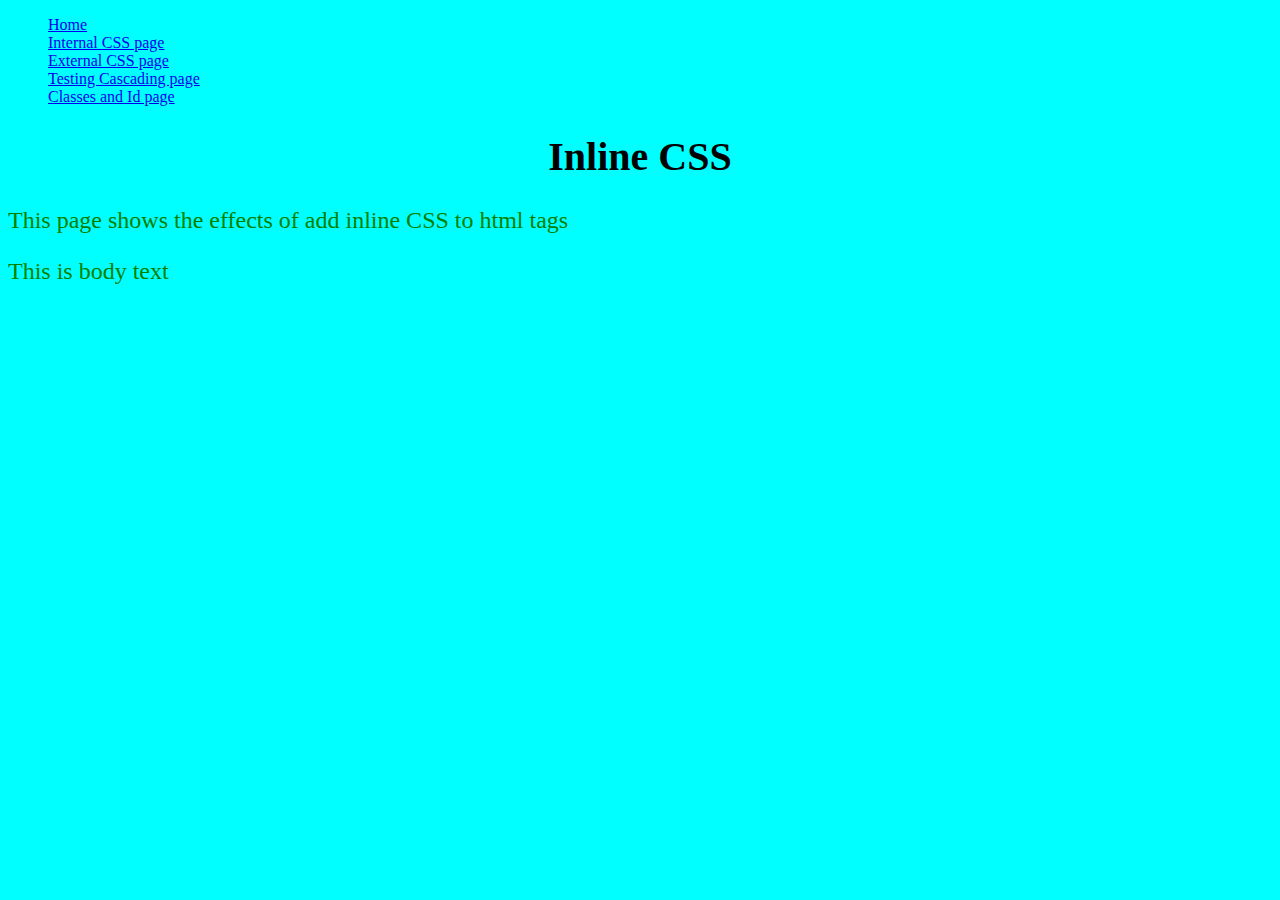
<file: index.html>
<!DOCTYPE html>
<html lang="en">
  <head>
    <meta charset="UTF-8" />
    <meta name="viewport" content="width=device-width, initial-scale=1.0" />
    <title>inline CSS</title>
  </head>
  <body style="background-color: cyan">
    <nav>
      <ul style="list-style: none">
        <li><a href="index.html">Home</a></li>
        <li><a href="internal-css.html">Internal CSS page</a></li>
        <li><a href="external-css.html">External CSS page</a></li>
        <li><a href="testing-cascading.html">Testing Cascading page</a></li>
        <li><a href="classes-and-ids.html">Classes and Id page</a></li>
      </ul>
    </nav>
    <h1 style="text-align: center; font-size: 40px">Inline CSS</h1>
    <p style="color: green; font-size: 24px">
      This page shows the effects of add inline CSS to html tags
    </p>

    <p style="color: green; font-size: 24px; overflow: scroll">
      This is body text
    </p>
  </body>
</html>
</file>
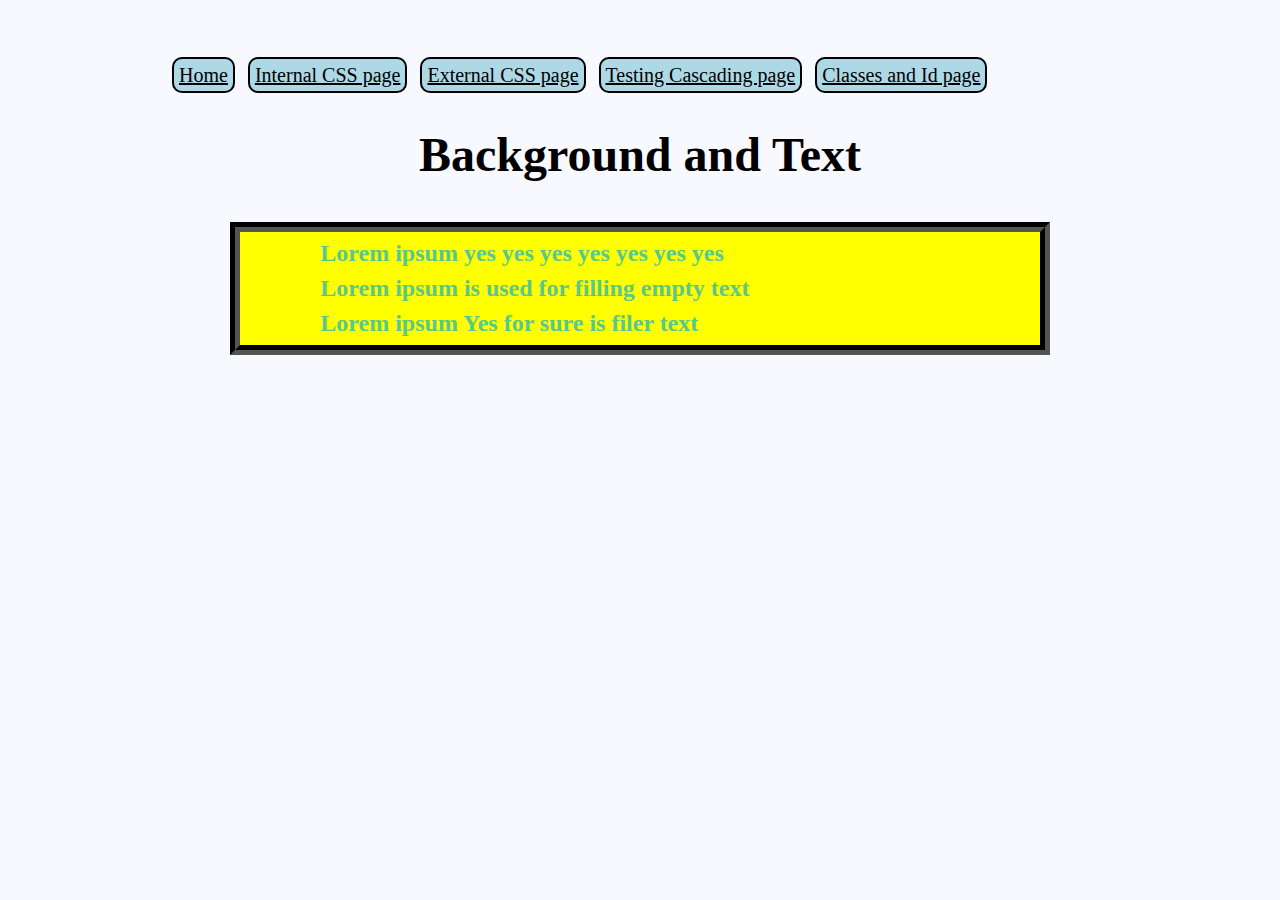
<file: Backgrounds-and-text.html>
<!DOCTYPE html>
<html lang="en">
  <head>
    <meta charset="UTF-8" />
    <meta name="viewport" content="width=device-width, initial-scale=1.0" />
    <title>Background</title>
    <link rel="stylesheet" href="css/css-pages-style.css" />
  </head>
  <body>
    <style>
      body {
        background-color: ghostwhite;
      }
      section p {
        font-weight: bold;
      }
      h2 {
        text-align: center;
        font-size: 48px;
      }
      section {
        color: #291541;
        font-size: 20px;
        background-color: yellow;
      }
      li {
        font-size: 20px;
        margin-top: 10px;
      }
      nav a {
        /* this margin increase the gap between the edges */
        margin: 4px;
        /* this padding is making the box around the text bigger */
        padding: 5px;
        /* this border makes a small black border around the box */
        border: 2px;
        border-color: black;
        border-style: solid;
        border-radius: 10px;
        background-color: lightblue;
        color: black;
      }
      a:focus:hover {
        color: white;
      }
      a:hover {
        color: white;
        background-color: black;
      }
    </style>
    <nav>
      <ul style="list-style: none">
        <li style="display: inline" id="nav-link">
          <a href="index.html">Home</a>
        </li>
        <li style="display: inline" id="nav-link">
          <a href="internal-css.html">Internal CSS page</a>
        </li>
        <li style="display: inline" id="nav-link">
          <a href="external-css.html">External CSS page</a>
        </li>
        <li style="display: inline" id="nav-link">
          <a href="testing-cascading.html">Testing Cascading page</a>
        </li>
        <li style="display: inline" id="nav-link">
          <a href="classes-and-ids.html">Classes and Id page</a>
        </li>
      </ul>
    </nav>
    <main>
      <h2>Background and Text</h2>
    </main>
    <section style="overflow: scroll">
      <p>Lorem ipsum yes yes yes yes yes yes yes</p>
      <p>Lorem ipsum is used for filling empty text</p>
      <p>Lorem ipsum Yes for sure is filer text</p>
    </section>
  </body>
</html>
</file>
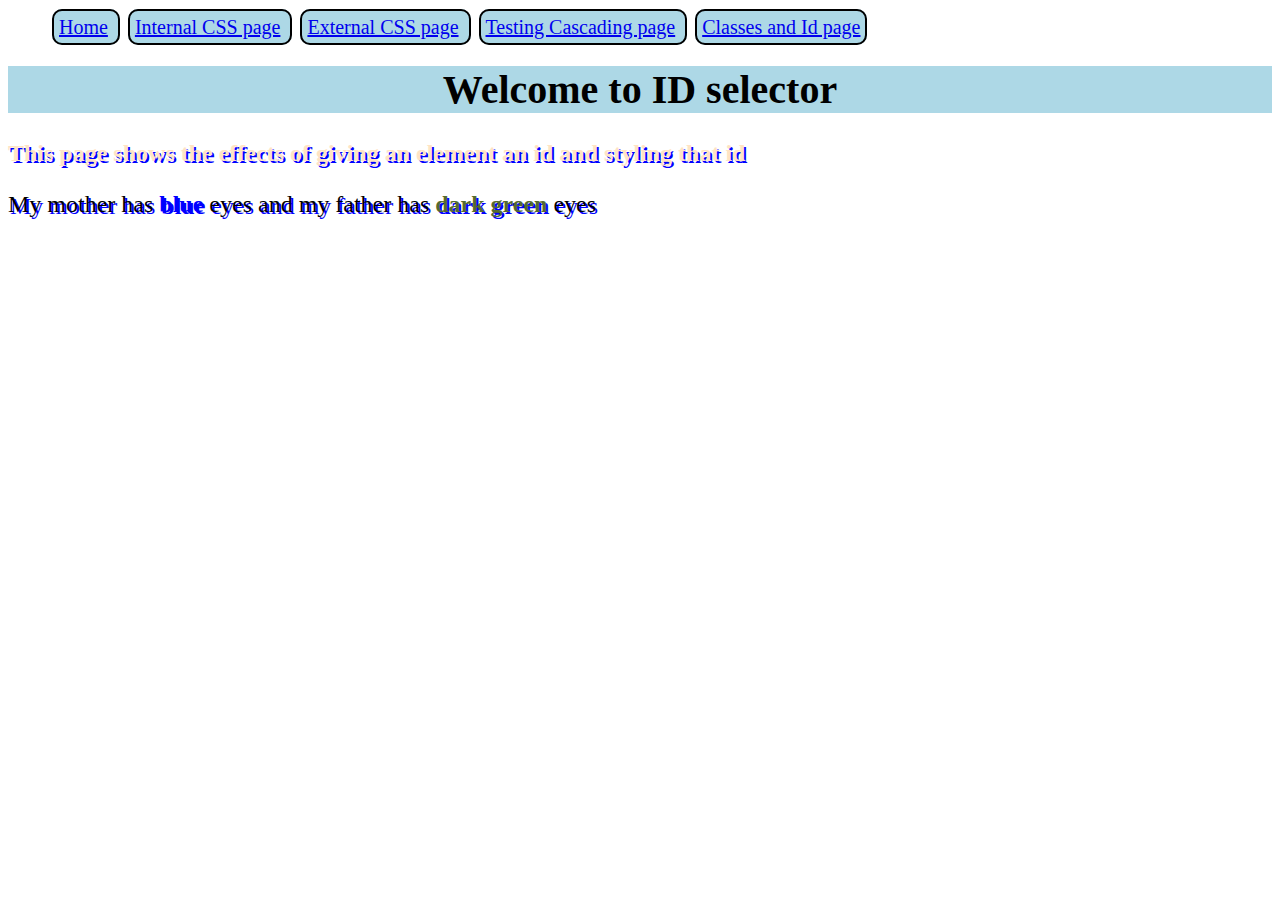
<file: classes-and-ids.html>
<!DOCTYPE html>
<html lang="en">
  <head>
    <meta charset="UTF-8" />
    <meta name="viewport" content="width=device-width, initial-scale=1.0" />
    <title>Internal Css</title>
    <style>
      p {
        text-shadow: 2px 2px blue;
        font-size: 24px;
      }
      h1 {
        text-align: center;
        font-size: 40px;
      }
      body {
        background-color: whtie;
      }
      #styled-by-id {
        font-family: Georgia, "Times New Roman", Times, serif;
        font-weight: bold;
        color: bisque;
      }
      li {
        font-size: 20px;
        margin-top: 10px;
      }
      #nav-link {
        margin: 4px;
        padding: 5px;
        border: 2px;
        border-color: black;
        border-style: solid;
        border-radius: 10px;
        background-color: lightblue;
        color: #f5f5ff;
      }
    </style>
    <!-- <link rel="stylesheet" href="your-link.css" /> -->
  </head>
  <body>
    <nav>
      <ul style="list-style: none">
        <li style="display: inline" id="nav-link">
          <a href="index.html">Home</a>
        </li>
        <li style="display: inline" id="nav-link">
          <a href="internal-css.html">Internal CSS page</a>
        </li>
        <li style="display: inline" id="nav-link">
          <a href="external-css.html">External CSS page</a>
        </li>
        <li style="display: inline" id="nav-link">
          <a href="testing-cascading.html">Testing Cascading page</a>
        </li>
        <li style="display: inline" id="nav-link">
          <a href="classes-and-ids.html">Classes and Id page</a>
        </li>
      </ul>
    </nav>

    <div style="background-color: lightblue">
      <h1>Welcome to ID selector</h1>
    </div>
    <p id="styled-by-id">
      This page shows the effects of giving an element an id and styling that id
    </p>

    <p>
      My mother has<span style="color: blue; font-weight: bold"> blue </span>
      eyes and my father has
      <span style="color: darkolivegreen; font-weight: bold"> dark green </span
      >eyes
    </p>
  </body>
</html>
</file>
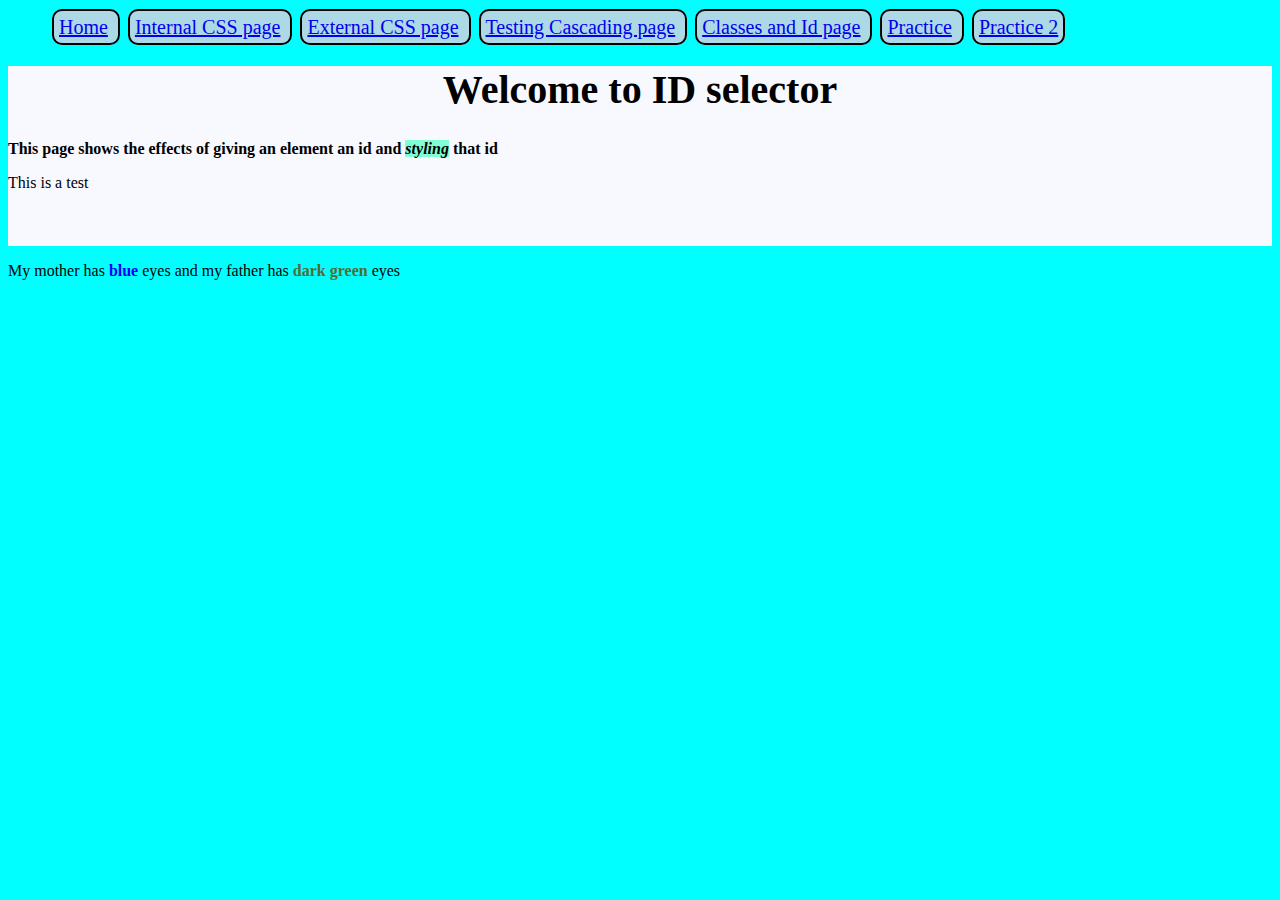
<file: div-and-span.html>
<!DOCTYPE html>
<html lang="en">
  <head>
    <meta charset="UTF-8" />
    <meta name="viewport" content="width=device-width, initial-scale=1.0" />
    <title>Internal Css</title>
    <style>
      /* p {
        color: green;
        font-size: 24px;
      } */
      h1 {
        text-align: center;
        font-size: 40px;
      }
      body {
        background-color: aqua;
      }
      #styled-by-id {
        font-family: Georgia, "Times New Roman", Times, serif;
        font-weight: bold;
      }
      li {
        font-size: 20px;
        margin-top: 10px;
      }
      #nav-link {
        margin: 4px;
        padding: 5px;
        border: 2px;
        border-color: black;
        border-style: solid;
        border-radius: 10px;
        background-color: lightblue;
        color: #f5f5ff;
      }
    </style>
    <!-- <link rel="stylesheet" href="your-link.css" /> -->
  </head>
  <body>
    <nav>
      <ul style="list-style: none">
        <li style="display: inline" id="nav-link">
          <a href="index.html">Home</a>
        </li>
        <li style="display: inline" id="nav-link">
          <a href="internal-css.html">Internal CSS page</a>
        </li>
        <li style="display: inline" id="nav-link">
          <a href="external-css.html">External CSS page</a>
        </li>
        <li style="display: inline" id="nav-link">
          <a href="testing-cascading.html">Testing Cascading page</a>
        </li>
        <li style="display: inline" id="nav-link">
          <a href="classes-and-ids.html">Classes and Id page</a>
        </li>
        <li style="display: inline" id="nav-link">
          <a href="style-practice.html">Practice</a>
        </li>

        <li style="display: inline" id="nav-link">
          <a href="style-practice2.html">Practice 2</a>
        </li>
      </ul>
    </nav>

    <div style="background-color: ghostwhite; height: 180px; width: auto">
      <h1>Welcome to ID selector</h1>

      <p id="styled-by-id">
        This page shows the effects of giving an element an id and
        <span style="background-color: aquamarine; font-style: italic"
          >styling</span
        >
        that id
      </p>
      <p>This is a test</p>
    </div>

    <p>
      My mother has<span style="color: blue; font-weight: bold"> blue </span>
      eyes and my father has
      <span style="color: darkolivegreen; font-weight: bold"> dark green </span
      >eyes
    </p>
  </body>
</html>
</file>
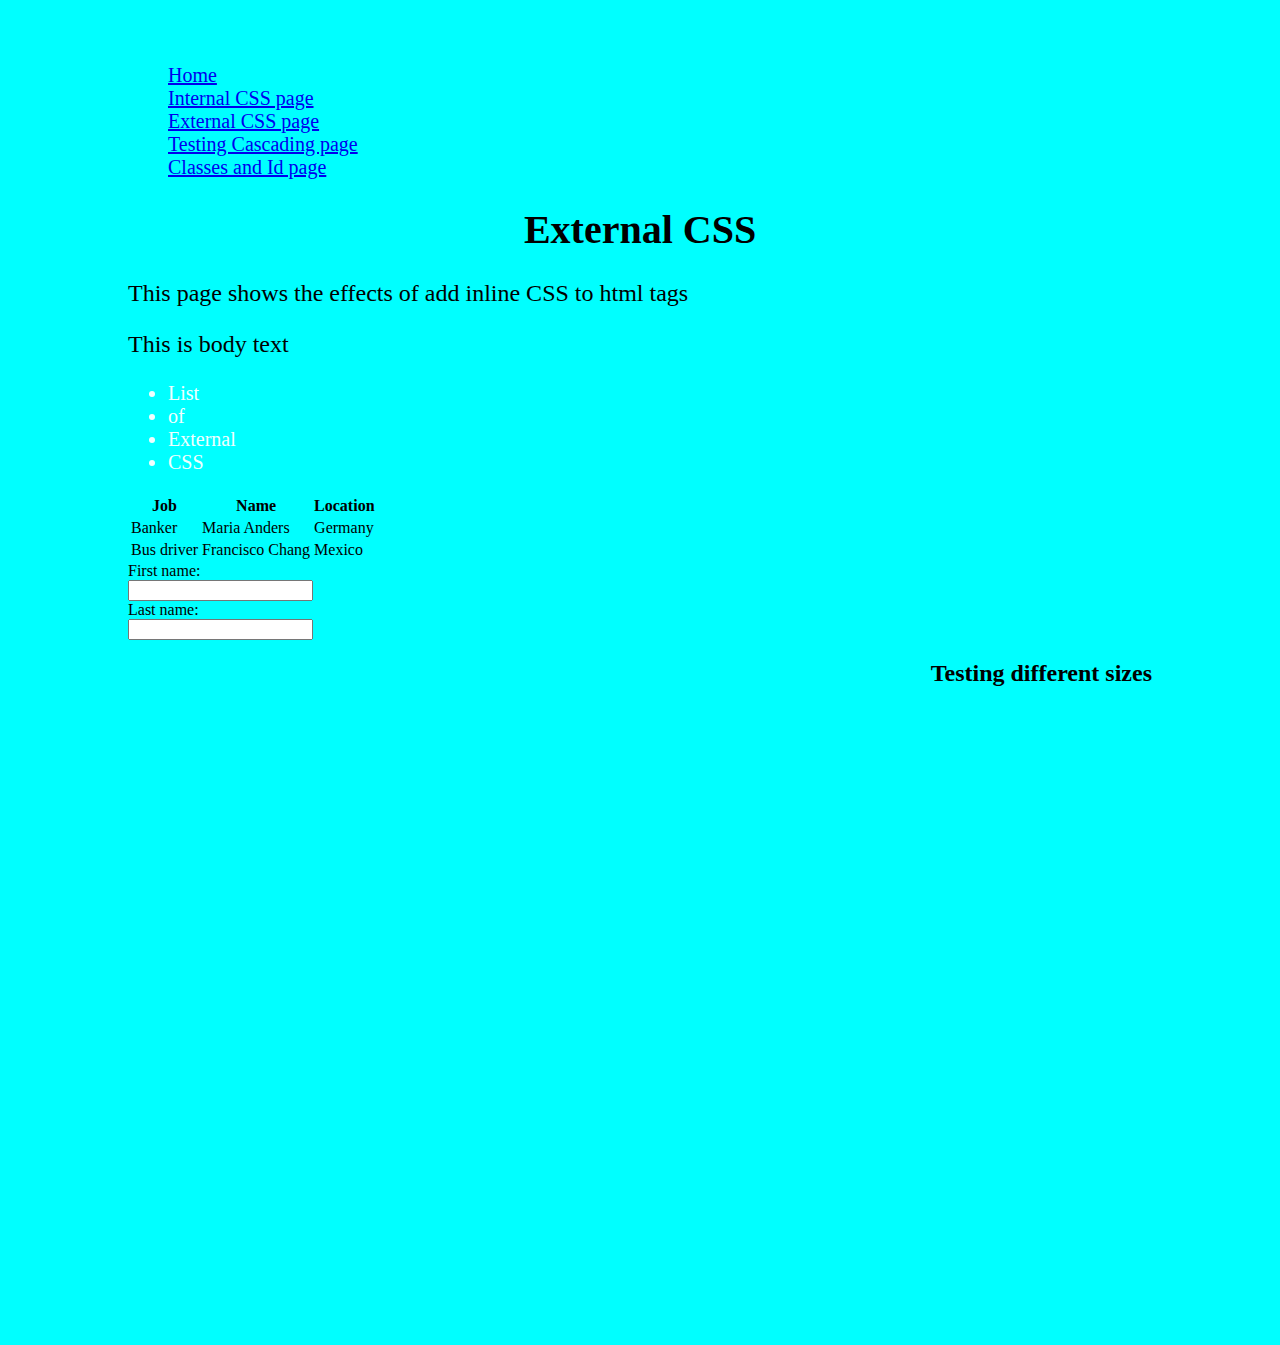
<file: external-css.html>
<!DOCTYPE html>
<html lang="en">
  <head>
    <meta charset="UTF-8" />
    <meta name="viewport" content="width=device-width, initial-scale=1.0" />
    <title>external Css</title>

    <link rel="stylesheet" href="css/css-pages-style.css" />
  </head>
  <body>
    <nav>
      <ul style="list-style: none">
        <li><a href="index.html">Home</a></li>
        <li><a href="internal-css.html">Internal CSS page</a></li>
        <li><a href="external-css.html">External CSS page</a></li>
        <li><a href="testing-cascading.html">Testing Cascading page</a></li>
        <li><a href="classes-and-ids.html">Classes and Id page</a></li>
      </ul>
    </nav>
    <h1>External CSS</h1>
    <p>This page shows the effects of add inline CSS to html tags</p>

    <p>This is body text</p>

    <ul>
      <li>List</li>
      <li>of</li>
      <li>External</li>
      <li>CSS</li>
    </ul>
    <table>
      <tr>
        <th>Job</th>
        <th>Name</th>
        <th>Location</th>
      </tr>
      <tr>
        <td>Banker</td>
        <td>Maria Anders</td>
        <td>Germany</td>
      </tr>
      <tr>
        <td>Bus driver</td>
        <td>Francisco Chang</td>
        <td>Mexico</td>
      </tr>
    </table>
    <form>
      <label for="fname">First name:</label><br />
      <input type="text" id="fname" name="fname" /><br />
      <label for="lname">Last name:</label><br />
      <input type="text" id="lname" name="lname" />
    </form>
    <h2>Testing different sizes</h2>
    <iframe
      width="560"
      height="315"
      src="https://www.youtube.com/embed/Pa_s7ogtokM?si=zTN0oetP4tjnFZ_l"
      title="YouTube video player"
      frameborder="0"
      allow="accelerometer; autoplay; clipboard-write; encrypted-media; gyroscope; picture-in-picture; web-share"
      allowfullscreen
    ></iframe>
  </body>
</html>
</file>
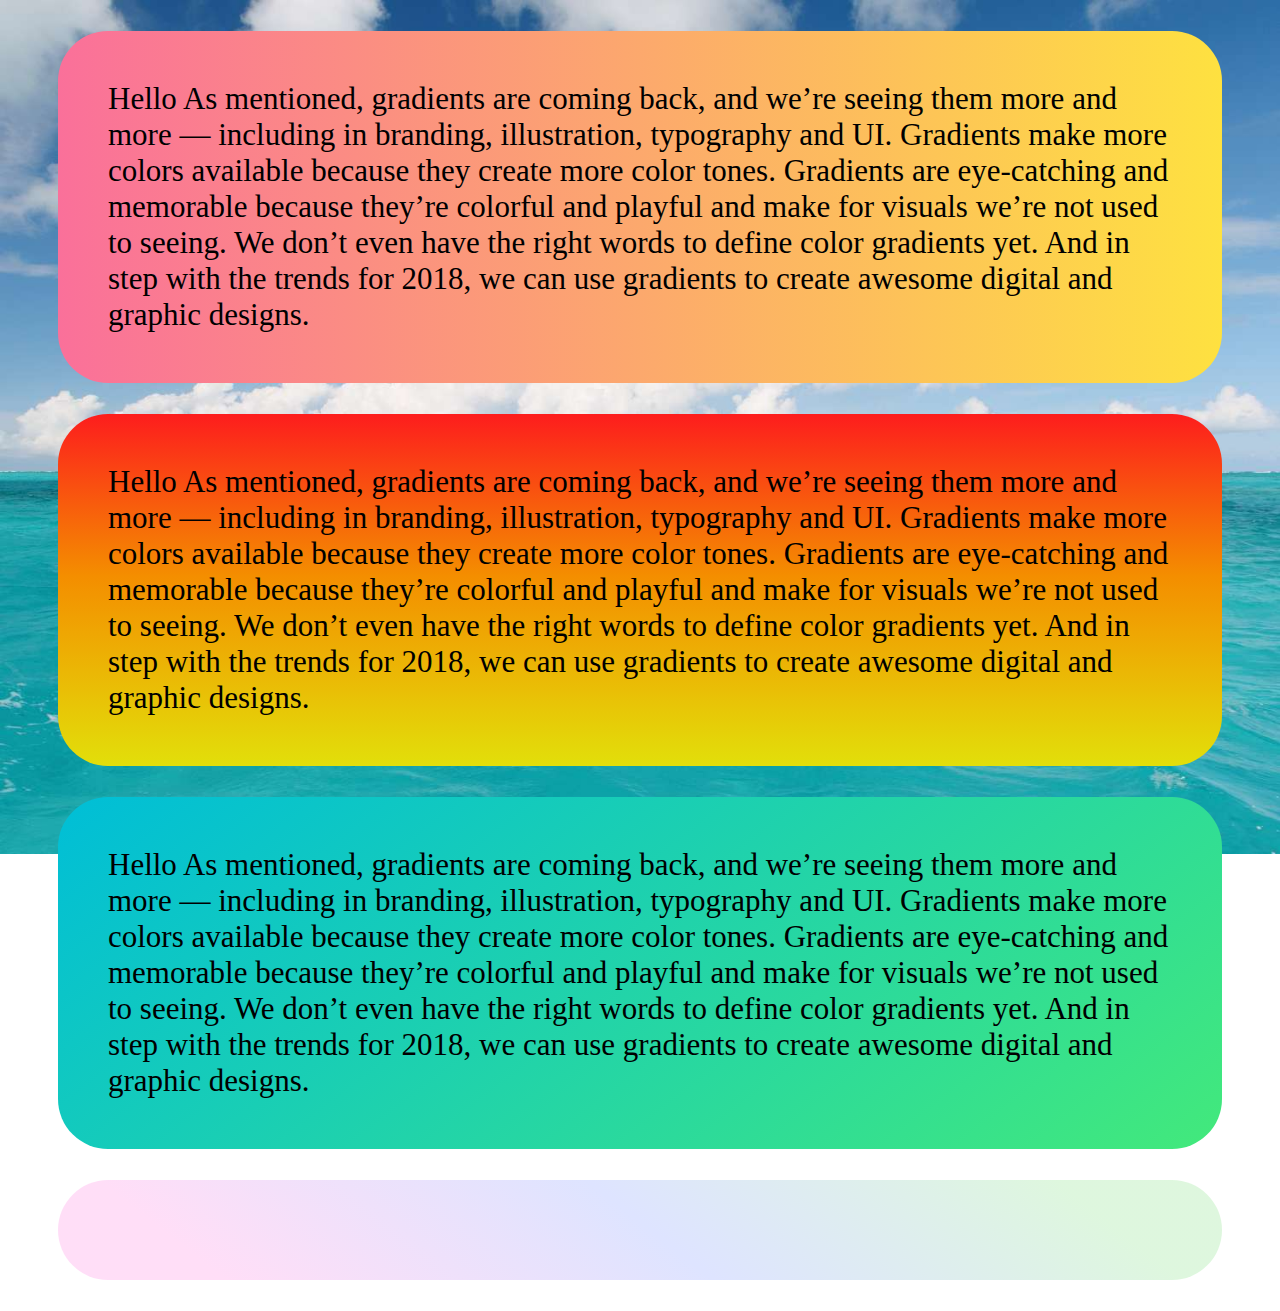
<file: gradient-practice.html>
<!DOCTYPE html>
<html lang="en">
  <head>
    <meta charset="UTF-8" />
    <meta name="viewport" content="width=device-width, initial-scale=1.0" />
    <title>Document</title>
  </head>
  <style>
    body {
      background-image: url(Ocean.jpg);
      background-size: 100%, auto;
      background-repeat: no-repeat;
      padding-left: 50px;
      padding-right: 50px;
      background-color: white;
    }
    p {
      padding: 50px;
      border-radius: 50px;
      border-width: 10px;
      font-size: 31px;
    }
  </style>
  <body>
    <div>
      <p
        style="background: linear-gradient(to right, #fa709a 0%, #fee140 100%)"
      >
        Hello As mentioned, gradients are coming back, and we’re seeing them
        more and more — including in branding, illustration, typography and UI.
        Gradients make more colors available because they create more color
        tones. Gradients are eye-catching and memorable because they’re colorful
        and playful and make for visuals we’re not used to seeing. We don’t even
        have the right words to define color gradients yet. And in step with the
        trends for 2018, we can use gradients to create awesome digital and
        graphic designs.
      </p>
      <p
        style="
          background: linear-gradient(
            0deg,
            rgba(226, 223, 10, 1) 0%,
            rgba(244, 142, 0, 1) 54%,
            rgba(253, 29, 29, 1) 100%
          );
        "
      >
        Hello As mentioned, gradients are coming back, and we’re seeing them
        more and more — including in branding, illustration, typography and UI.
        Gradients make more colors available because they create more color
        tones. Gradients are eye-catching and memorable because they’re colorful
        and playful and make for visuals we’re not used to seeing. We don’t even
        have the right words to define color gradients yet. And in step with the
        trends for 2018, we can use gradients to create awesome digital and
        graphic designs.
      </p>
      <p
        style="
          background-image: linear-gradient(-37deg, #43e97b 0%, #00bed7 100%);
        "
      >
        Hello As mentioned, gradients are coming back, and we’re seeing them
        more and more — including in branding, illustration, typography and UI.
        Gradients make more colors available because they create more color
        tones. Gradients are eye-catching and memorable because they’re colorful
        and playful and make for visuals we’re not used to seeing. We don’t even
        have the right words to define color gradients yet. And in step with the
        trends for 2018, we can use gradients to create awesome digital and
        graphic designs.
      </p>
      <p
        style="
          background: linear-gradient(
            38deg,
            rgba(255, 0, 194, 0.6475840336134453) 13%,
            rgba(0, 48, 255, 0.6503851540616247) 51%,
            rgba(1, 192, 0, 0.6475840336134453) 87%
          );
          opacity: 0.2;
        "
      ></p>
    </div>
  </body>
</html>
</file>
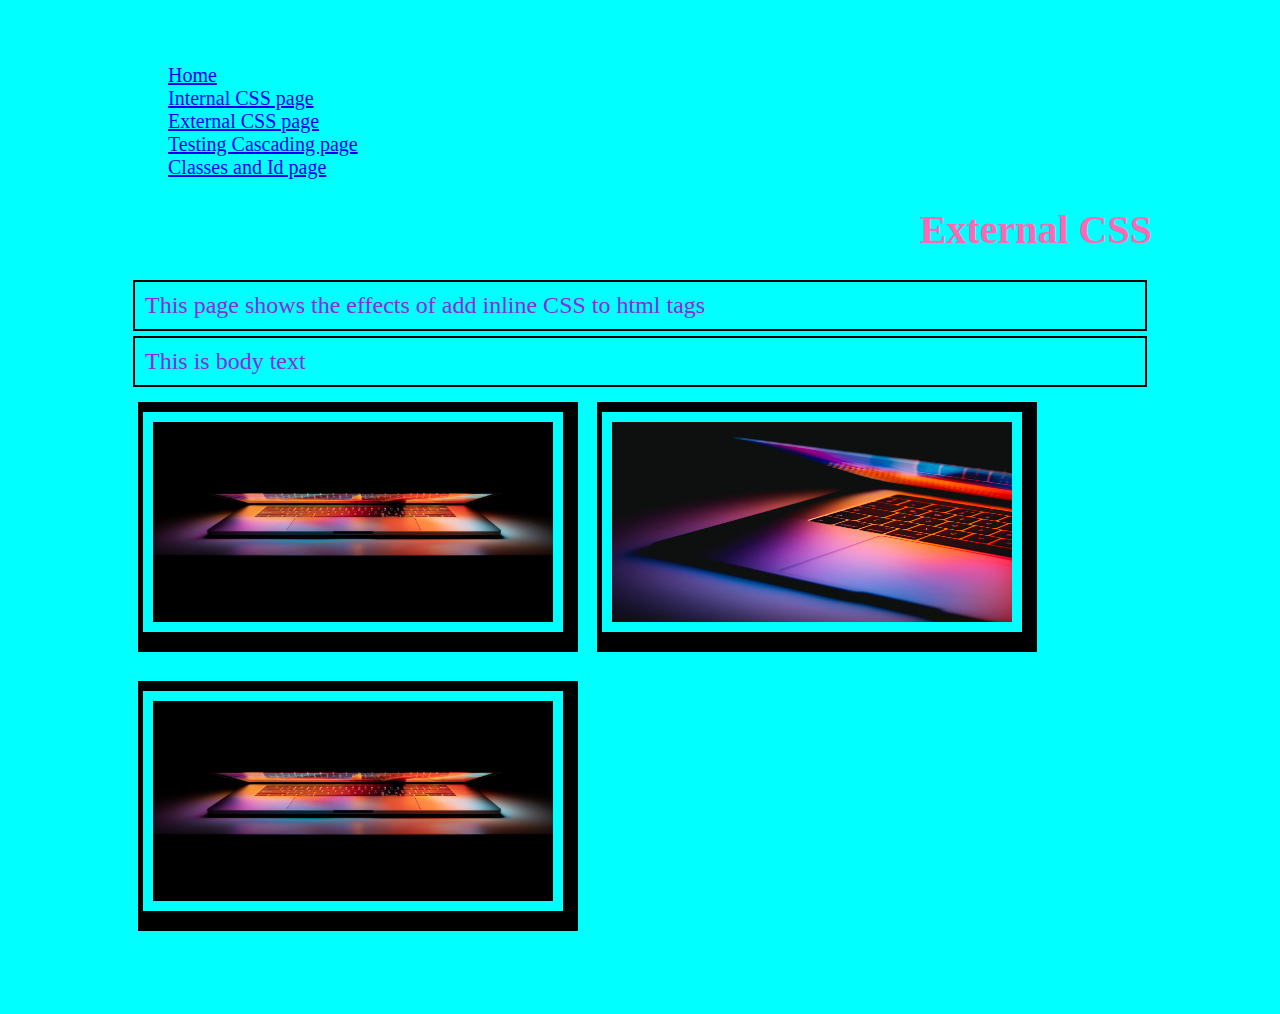
<file: testing-cascading.html>
<!DOCTYPE html>
<html lang="en">
  <head>
    <meta charset="UTF-8" />
    <meta name="viewport" content="width=device-width, initial-scale=1.0" />
    <title>external Css</title>

    <link rel="stylesheet" href="css/css-pages-style.css" />
    <style>
      p {
        color: blueviolet;
        padding: 10px;
        border: 2px black solid;
        margin: 5px;
      }
      h1 {
        text-align: right;
      }
      img {
        padding: 10px;
        margin: 10px 5px 15px 10px;
        border-width: 10px 15px 20px 5px;
        border-color: black;
        border-style: solid;
      }
    </style>
  </head>
  <body style="color: hotpink">
    <nav>
      <ul style="list-style: none">
        <li><a href="index.html">Home</a></li>
        <li><a href="internal-css.html">Internal CSS page</a></li>
        <li><a href="external-css.html">External CSS page</a></li>
        <li><a href="testing-cascading.html">Testing Cascading page</a></li>
        <li><a href="classes-and-ids.html">Classes and Id page</a></li>
      </ul>
    </nav>
    <h1>External CSS</h1>
    <p>This page shows the effects of add inline CSS to html tags</p>

    <p>This is body text</p>
    <img src="y.jpg" width="400" height="200" />
    <img src="w.jpg" width="400" height="200" />
    <img src="y.jpg" width="400" height="200" />
  </body>
</html>
</file>
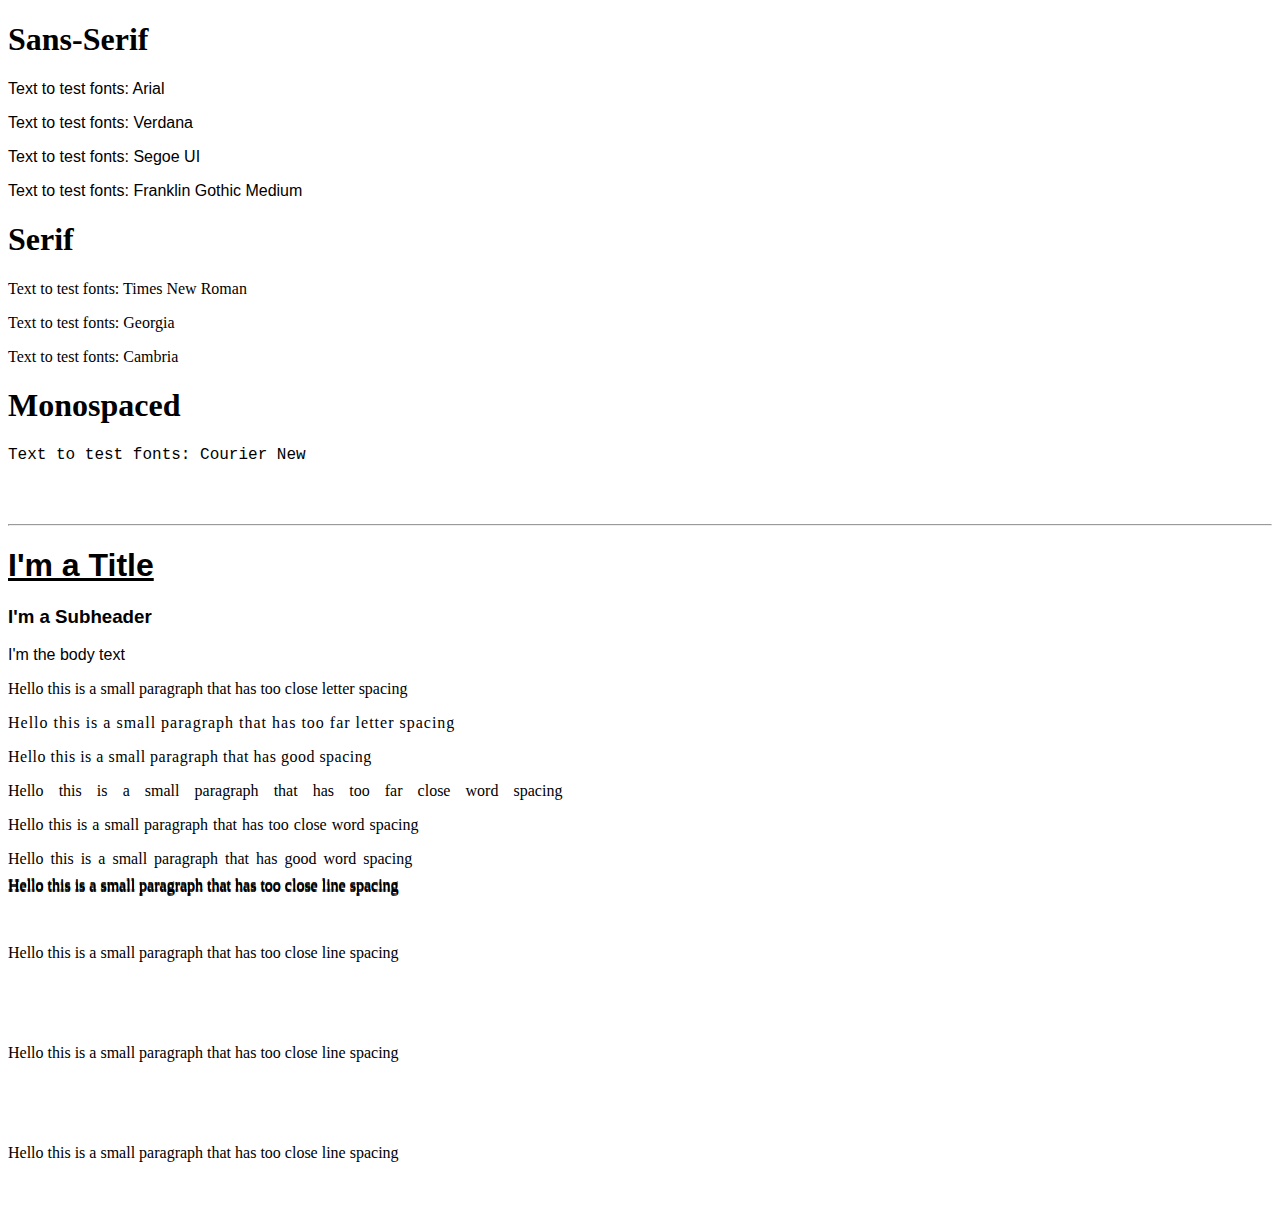
<file: Typography-test.html>
<!DOCTYPE html>
<html lang="en">
  <head>
    <meta charset="UTF-8" />
    <meta name="viewport" content="width=device-width, initial-scale=1.0" />
    <title>Document</title>
    <style>
      html {
        font-size: 62.5%;
      }
      body {
        font-size: 1.6rem;
      }
    </style>
  </head>
  <body>
    <h1>Sans-Serif</h1>
    <p style="font-family: Arial, Helvetica, sans-serif">
      Text to test fonts: Arial
    </p>
    <p style="font-family: Verdana, Geneva, Tahoma, sans-serif">
      Text to test fonts: Verdana
    </p>
    <p style="font-family: 'Segoe UI', Tahoma, Geneva, Verdana, sans-serif">
      Text to test fonts: Segoe UI
    </p>
    <p
      style="
        font-family: 'Franklin Gothic Medium', 'Arial Narrow', Arial, sans-serif;
      "
    >
      Text to test fonts: Franklin Gothic Medium
    </p>
    <h1>Serif</h1>
    <p style="font-family: 'Times New Roman', Times, serif">
      Text to test fonts: Times New Roman
    </p>
    <p style="font-family: Georgia, 'Times New Roman', Times, serif">
      Text to test fonts: Georgia
    </p>
    <p
      style="
        font-family: Cambria, Cochin, Georgia, Times, 'Times New Roman', serif;
      "
    >
      Text to test fonts: Cambria
    </p>
    <h1>Monospaced</h1>
    <p style="font-family: 'Courier New', Courier, monospace">
      Text to test fonts: Courier New
    </p>
    <br />
    <br />
    <hr />
    <h1
      style="
        font-family: Arial, Helvetica, sans-serif;
        text-decoration: underline;
      "
    >
      I'm a Title
    </h1>
    <h3 style="font-family: 'Segoe UI', Tahoma, Geneva, Verdana, sans-serif">
      I'm a Subheader
    </h3>
    <p
      style="
        font-family: 'Franklin Gothic Medium', 'Arial Narrow', Arial, sans-serif,
          serif;
      "
    >
      I'm the body text
    </p>
    <p style="letter-spacing: 0.001px">
      Hello this is a small paragraph that has too close letter spacing
    </p>
    <p style="letter-spacing: 1px">
      Hello this is a small paragraph that has too far letter spacing
    </p>
    <p style="letter-spacing: 0.5px">
      Hello this is a small paragraph that has good spacing
    </p>
    <p style="word-spacing: 11.1px">
      Hello this is a small paragraph that has too far close word spacing
    </p>
    <p style="word-spacing: 1px">
      Hello this is a small paragraph that has too close word spacing
    </p>
    <p style="word-spacing: 3px">
      Hello this is a small paragraph that has good word spacing
    </p>
    <p style="line-height: 1px">
      Hello this is a small paragraph that has too close line spacing
      <br />Hello this is a small paragraph that has too close line spacing
      <br />Hello this is a small paragraph that has too close line spacing<br />
    </p>
    <p style="line-height: 100px">
      Hello this is a small paragraph that has too close line spacing
      <br />Hello this is a small paragraph that has too close line spacing
      <br />Hello this is a small paragraph that has too close line spacing<br />
    </p>
  </body>
</html>
</file>
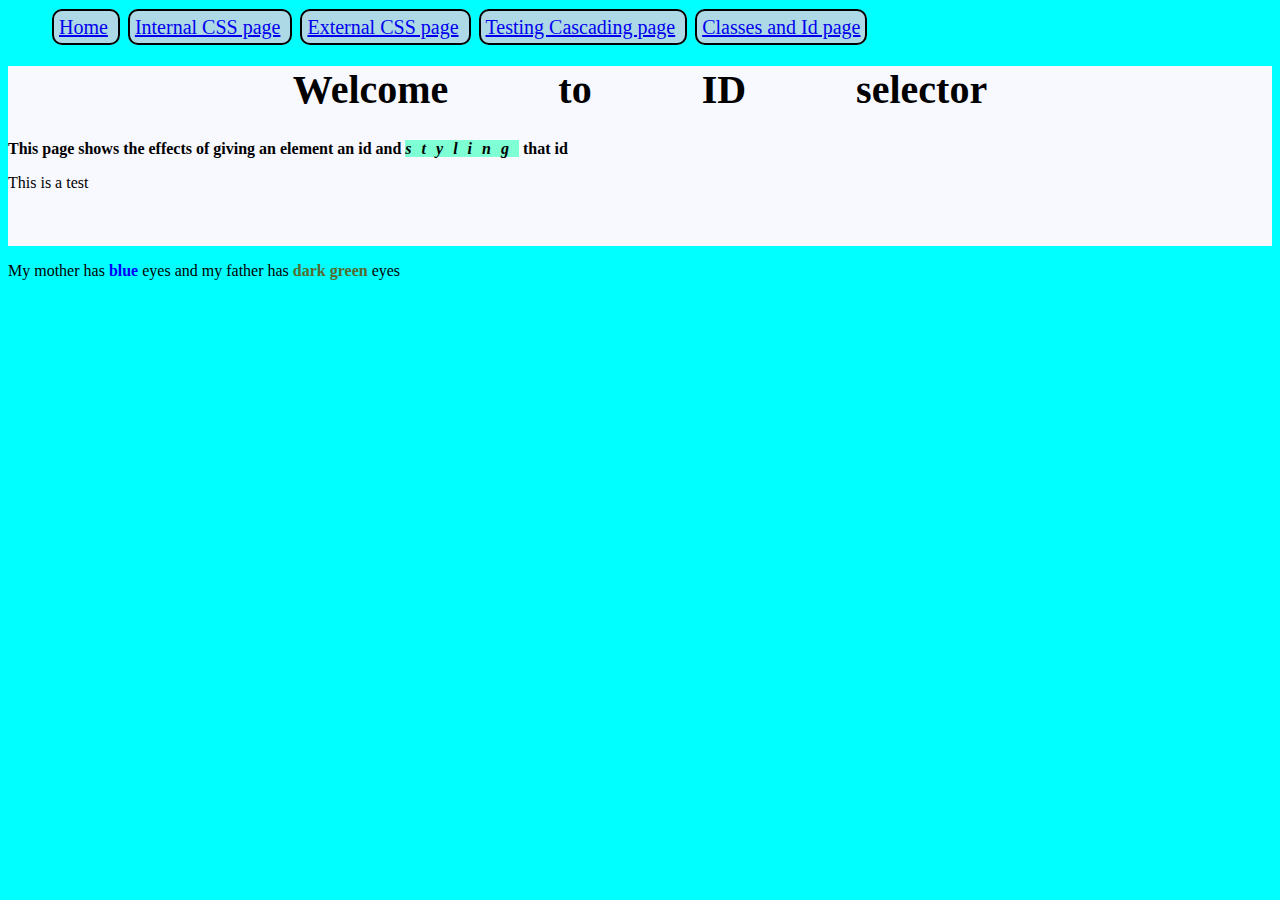
<file: Typography.html>
<!DOCTYPE html>
<html lang="en">
  <head>
    <meta charset="UTF-8" />
    <meta name="viewport" content="width=device-width, initial-scale=1.0" />
    <title>Typography principles</title>
    <style>
      /* p {
        color: green;
        font-size: 24px;
      } */
      h1 {
        text-align: center;
        font-size: 40px;
      }
      body {
        background-color: aqua;
      }
      #styled-by-id {
        font-family: Georgia, "Times New Roman", Times, serif;
        font-weight: bold;
      }
      li {
        font-size: 20px;
        margin-top: 10px;
      }
      #nav-link {
        margin: 4px;
        padding: 5px;
        border: 2px;
        border-color: black;
        border-style: solid;
        border-radius: 10px;
        background-color: lightblue;
        color: #f5f5ff;
      }
    </style>
    <!-- <link rel="stylesheet" href="your-link.css" /> -->
  </head>
  <body>
    <nav>
      <ul style="list-style: none">
        <li style="display: inline" id="nav-link">
          <a href="index.html">Home</a>
        </li>
        <li style="display: inline" id="nav-link">
          <a href="internal-css.html">Internal CSS page</a>
        </li>
        <li style="display: inline" id="nav-link">
          <a href="external-css.html">External CSS page</a>
        </li>
        <li style="display: inline" id="nav-link">
          <a href="testing-cascading.html">Testing Cascading page</a>
        </li>
        <li style="display: inline" id="nav-link">
          <a href="classes-and-ids.html">Classes and Id page</a>
        </li>
      </ul>
    </nav>

    <div style="background-color: ghostwhite; height: 180px; width: auto">
      <h1 style="word-spacing: 100px">Welcome to ID selector</h1>

      <p id="styled-by-id">
        This page shows the effects of giving an element an id and
        <span
          style="
            background-color: aquamarine;
            font-style: italic;
            font-family: 'Times New Roman', Times, serif;
            letter-spacing: 10px;
          "
          >styling</span
        >
        that id
      </p>
      <p>This is a test</p>
    </div>

    <p>
      My mother has<span style="color: blue; font-weight: bold"> blue </span>
      eyes and my father has
      <span style="color: darkolivegreen; font-weight: bold"> dark green </span
      >eyes
    </p>
  </body>
</html>
</file>
<file: css/css-pages-style.css>
p {
  font-size: 24px;
}
h1 {
  text-align: center;
  font-size: 40px;
}
body {
  background-color: aqua;
  margin: 5% 10% 5% 10%;
}
ul {
  color: azure;
  font-size: 20px;
}
table {
  color: black;
}
h2 {
  text-align: right;
}
section p {
  font-weight: bold;
  font-family: "Times New Roman", Times, serif;
  font-style: normal;
  color: #5ac88b;
  margin: 1% 10% 1% 10%;
  overflow: visible;
}
section {
  margin: 1% 10% 1% 10%;
  border: 10px black groove;
}
iframe {
  margin: 10% 10% 15% 10%;
}
</file>
